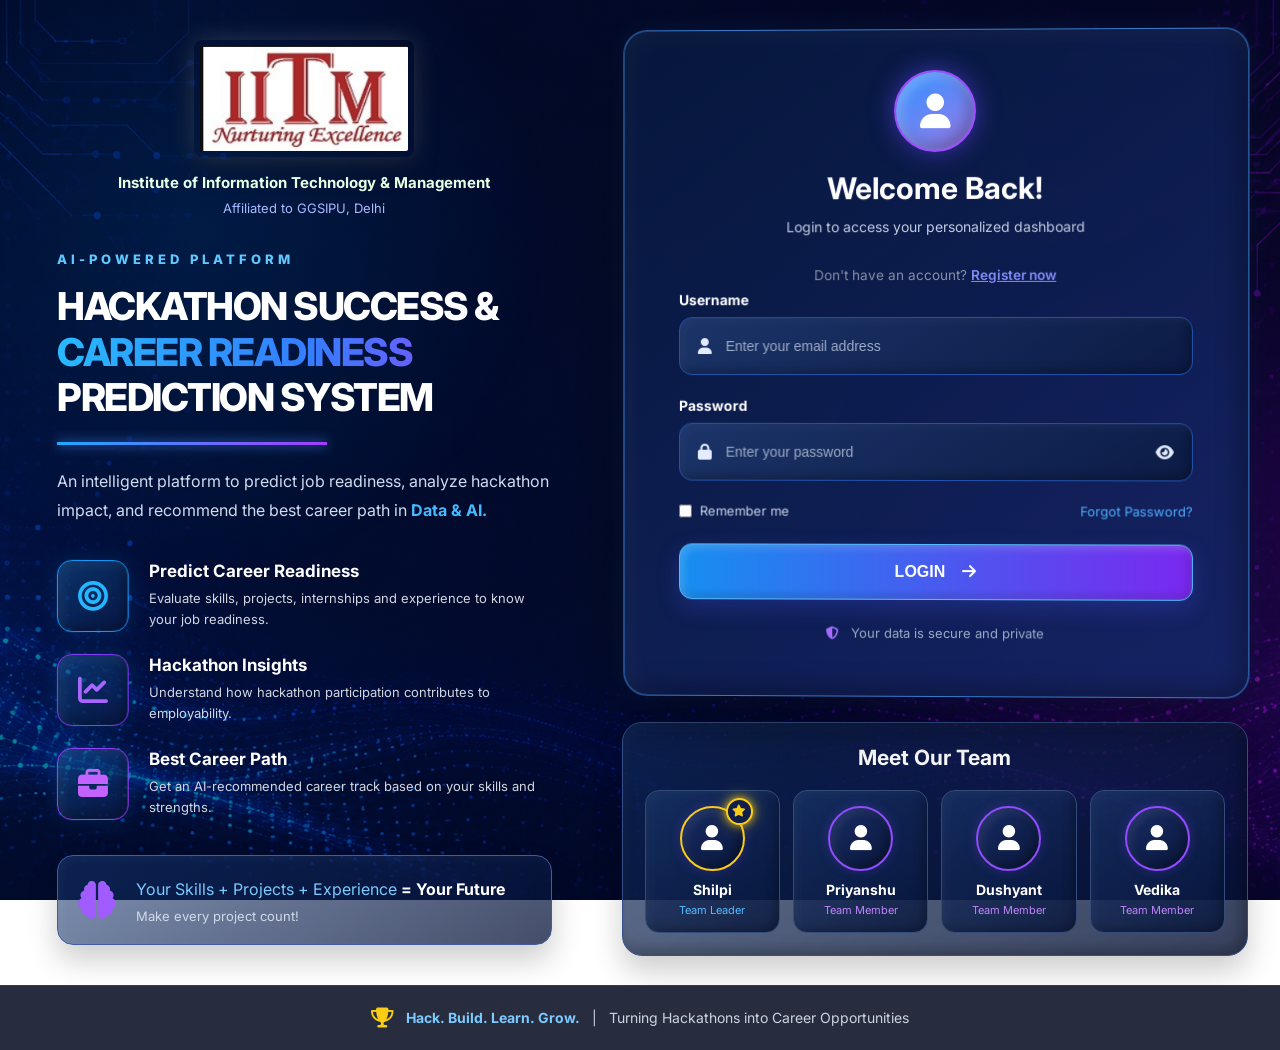
<file: index.html>
<!DOCTYPE html>
<html lang="en">
<head>
    <meta charset="UTF-8">
    <meta name="viewport" content="width=device-width, initial-scale=1.0">

    <title>Hackathon Career Readiness | IITM</title>

    <link rel="stylesheet" href="style.css">

    <link
        rel="stylesheet"
        href="https://cdnjs.cloudflare.com/ajax/libs/font-awesome/6.5.0/css/all.min.css"
    >

    <link
        href="https://fonts.googleapis.com/css2?family=Inter:wght@400;500;600;700;800&display=swap"
        rel="stylesheet"
    >
</head>

<body>

    <main class="page">

        <!-- LEFT SECTION -->
        <section class="left-section">

            <div class="college-brand">
                <img src="logo.png" alt="IITM Logo" class="college-logo">

                <h3>
                    Institute of Information Technology & Management
                </h3>

                <p>Affiliated to GGSIPU, Delhi</p>
            </div>

            <p class="small-title">AI-POWERED PLATFORM</p>

            <h1 class="project-title">
                HACKATHON SUCCESS &
                <span>CAREER READINESS</span>
                PREDICTION SYSTEM
            </h1>

            <div class="title-line"></div>

            <p class="description">
                An intelligent platform to predict job readiness,
                analyze hackathon impact, and recommend the best
                career path in <strong>Data & AI.</strong>
            </p>

            <div class="features">

                <div class="feature">
                    <div class="feature-icon">
                        <i class="fa-solid fa-bullseye"></i>
                    </div>

                    <div>
                        <h3>Predict Career Readiness</h3>
                        <p>
                            Evaluate skills, projects, internships
                            and experience to know your job readiness.
                        </p>
                    </div>
                </div>

                <div class="feature">
                    <div class="feature-icon purple">
                        <i class="fa-solid fa-chart-line"></i>
                    </div>

                    <div>
                        <h3>Hackathon Insights</h3>
                        <p>
                            Understand how hackathon participation
                            contributes to employability.
                        </p>
                    </div>
                </div>

                <div class="feature">
                    <div class="feature-icon pink">
                        <i class="fa-solid fa-briefcase"></i>
                    </div>

                    <div>
                        <h3>Best Career Path</h3>
                        <p>
                            Get an AI-recommended career track
                            based on your skills and strengths.
                        </p>
                    </div>
                </div>

            </div>

            <div class="quote-box">
                <i class="fa-solid fa-brain"></i>

                <div>
                    <p>
                        Your Skills + Projects + Experience
                        <strong>= Your Future</strong>
                    </p>

                    <span>Make every project count!</span>
                </div>
            </div>

        </section>


        <!-- RIGHT SECTION -->
        <section class="right-section">

            <!-- LOGIN CARD -->
            <div class="login-card">

                <div class="user-icon">
                    <i class="fa-solid fa-user"></i>
                </div>

                <h2>Welcome Back!</h2>

                <p class="login-subtitle">
                    Login to access your personalized dashboard
                </p>

                <p style="text-align:center;font-size:0.85rem;margin-bottom:0.5rem;color:rgba(255,255,255,0.5)">
                    Don't have an account? <a href="registration.html" style="color:#818cf8;font-weight:600;">Register now</a>
                </p>

                <div id="loginError" style="display:none;background:rgba(248,113,113,0.15);border:1px solid rgba(248,113,113,0.3);color:#f87171;border-radius:0.5rem;padding:0.6rem 0.9rem;font-size:0.88rem;margin-bottom:0.75rem;text-align:center;"></div>

                <form id="loginForm" action="http://localhost/hackathon-employability-ml/login.php" method="post">

                    <div class="input-group">
                        <label for="username">Username</label>

                        <div class="input-box">
                            <i class="fa-solid fa-user"></i>

                            <input
                                type="text"
                                id="username"
                                name="username"
                                placeholder="Enter your email address"
                                required
                            >
                        </div>
                    </div>

                    <div class="input-group">
                        <label for="password">Password</label>

                        <div class="input-box">
                            <i class="fa-solid fa-lock"></i>

                            <input
                                type="password"
                                id="password"
                                name="password"
                                placeholder="Enter your password"
                                required
                            >

                            <i
                                class="fa-solid fa-eye password-eye"
                                id="togglePassword"
                            ></i>
                        </div>
                    </div>

                    <div class="login-options">

                        <label class="remember">
                            <input type="checkbox">
                            Remember me
                        </label>

                        <a href="#">Forgot Password?</a>

                    </div>

                    <button type="submit" class="login-button">
                        LOGIN
                        <i class="fa-solid fa-arrow-right"></i>
                    </button>


                    <p class="secure-message">
                        <i class="fa-solid fa-shield-halved"></i>
                        Your data is secure and private
                    </p>

                    <p id="loginMessage"></p>

                </form>

            </div>


            <!-- TEAM CARD -->
            <div class="team-card">

                <h2>Meet Our Team</h2>

                <div class="team-members">

                    <!-- TEAM LEADER -->
                    <div class="team-member leader">

                        <div class="member-icon-wrapper">

                            <div class="member-icon">
                                <i class="fa-solid fa-user"></i>
                            </div>

                            <span class="leader-star">
                                <i class="fa-solid fa-star"></i>
                            </span>

                        </div>

                        <h3>Shilpi</h3>
                        <p>Team Leader</p>

                    </div>


                    <!-- MEMBER 1 -->
                    <div class="team-member">

                        <div class="member-icon-wrapper">
                            <div class="member-icon">
                                <i class="fa-solid fa-user"></i>
                            </div>
                        </div>

                        <h3>Priyanshu</h3>
                        <p>Team Member</p>

                    </div>


                    <!-- MEMBER 2 -->
                    <div class="team-member">

                        <div class="member-icon-wrapper">
                            <div class="member-icon">
                                <i class="fa-solid fa-user"></i>
                            </div>
                        </div>

                        <h3>Dushyant</h3>
                        <p>Team Member</p>

                    </div>


                    <!-- MEMBER 3 -->
                    <div class="team-member">

                        <div class="member-icon-wrapper">
                            <div class="member-icon">
                                <i class="fa-solid fa-user"></i>
                            </div>
                        </div>

                        <h3>Vedika</h3>
                        <p>Team Member</p>

                    </div>

                </div>

            </div>

        </section>

    </main>


    <footer>
        <i class="fa-solid fa-trophy"></i>

        <strong>Hack. Build. Learn. Grow.</strong>

        <span>|</span>

        Turning Hackathons into Career Opportunities
    </footer>


    <script src="script.js"></script>

</body>
</html>
</file>
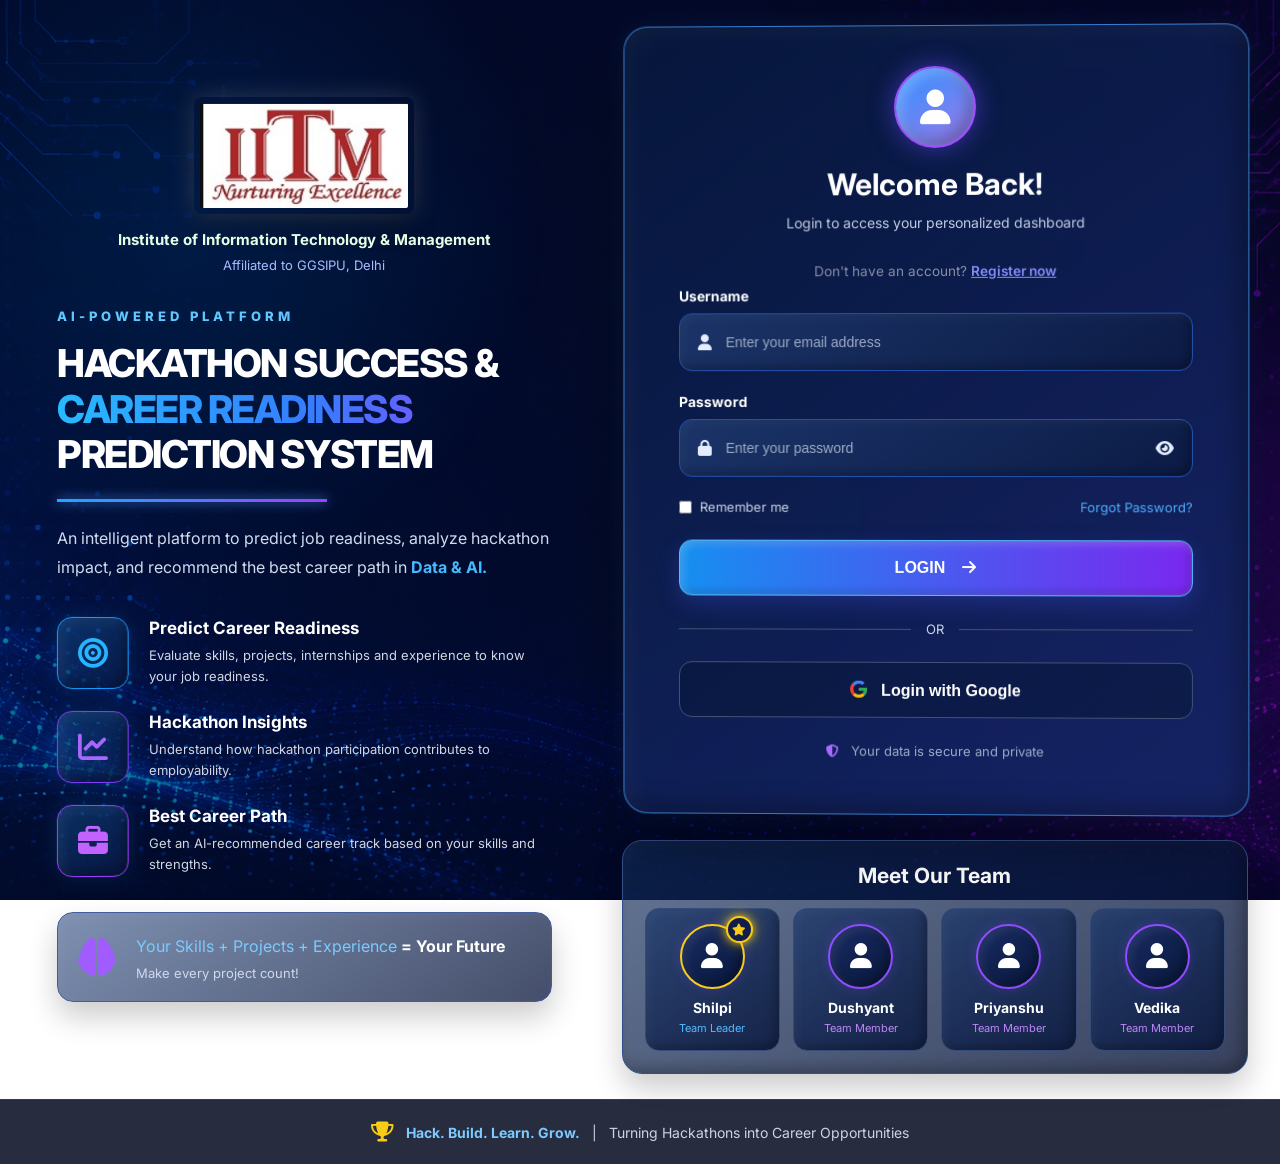
<file: home.html>
<!DOCTYPE html>
<html lang="en">
<head>
    <meta charset="UTF-8">
    <meta name="viewport" content="width=device-width, initial-scale=1.0">

    <title>Hackathon Career Readiness | IITM</title>

    <link rel="stylesheet" href="style.css">

    <link
        rel="stylesheet"
        href="https://cdnjs.cloudflare.com/ajax/libs/font-awesome/6.5.0/css/all.min.css"
    >

    <link
        href="https://fonts.googleapis.com/css2?family=Inter:wght@400;500;600;700;800&display=swap"
        rel="stylesheet"
    >
</head>

<body>

    <main class="page">

        <!-- LEFT SECTION -->
        <section class="left-section">

            <div class="college-brand">
                <img src="logo.png" alt="IITM Logo" class="college-logo">

                <h3>
                    Institute of Information Technology & Management
                </h3>

                <p>Affiliated to GGSIPU, Delhi</p>
            </div>

            <p class="small-title">AI-POWERED PLATFORM</p>

            <h1 class="project-title">
                HACKATHON SUCCESS &
                <span>CAREER READINESS</span>
                PREDICTION SYSTEM
            </h1>

            <div class="title-line"></div>

            <p class="description">
                An intelligent platform to predict job readiness,
                analyze hackathon impact, and recommend the best
                career path in <strong>Data & AI.</strong>
            </p>

            <div class="features">

                <div class="feature">
                    <div class="feature-icon">
                        <i class="fa-solid fa-bullseye"></i>
                    </div>

                    <div>
                        <h3>Predict Career Readiness</h3>
                        <p>
                            Evaluate skills, projects, internships
                            and experience to know your job readiness.
                        </p>
                    </div>
                </div>

                <div class="feature">
                    <div class="feature-icon purple">
                        <i class="fa-solid fa-chart-line"></i>
                    </div>

                    <div>
                        <h3>Hackathon Insights</h3>
                        <p>
                            Understand how hackathon participation
                            contributes to employability.
                        </p>
                    </div>
                </div>

                <div class="feature">
                    <div class="feature-icon pink">
                        <i class="fa-solid fa-briefcase"></i>
                    </div>

                    <div>
                        <h3>Best Career Path</h3>
                        <p>
                            Get an AI-recommended career track
                            based on your skills and strengths.
                        </p>
                    </div>
                </div>

            </div>

            <div class="quote-box">
                <i class="fa-solid fa-brain"></i>

                <div>
                    <p>
                        Your Skills + Projects + Experience
                        <strong>= Your Future</strong>
                    </p>

                    <span>Make every project count!</span>
                </div>
            </div>

        </section>


        <!-- RIGHT SECTION -->
        <section class="right-section">

            <!-- LOGIN CARD -->
            <div class="login-card">

                <div class="user-icon">
                    <i class="fa-solid fa-user"></i>
                </div>

                <h2>Welcome Back!</h2>

                <p class="login-subtitle">
                    Login to access your personalized dashboard
                </p>

                <p style="text-align:center;font-size:0.85rem;margin-bottom:0.5rem;color:rgba(255,255,255,0.5)">
                    Don't have an account? <a href="registration.html" style="color:#818cf8;font-weight:600;">Register now</a>
                </p>

                <div id="loginError" style="display:none;background:rgba(248,113,113,0.15);border:1px solid rgba(248,113,113,0.3);color:#f87171;border-radius:0.5rem;padding:0.6rem 0.9rem;font-size:0.88rem;margin-bottom:0.75rem;text-align:center;"></div>

                <form id="loginForm" action="http://localhost/hackathon-employability-ml/login.php" method="post">

                    <div class="input-group">
                        <label for="username">Username</label>

                        <div class="input-box">
                            <i class="fa-solid fa-user"></i>

                            <input
                                type="text"
                                id="username"
                                name="username"
                                placeholder="Enter your email address"
                                required
                            >
                        </div>
                    </div>

                    <div class="input-group">
                        <label for="password">Password</label>

                        <div class="input-box">
                            <i class="fa-solid fa-lock"></i>

                            <input
                                type="password"
                                id="password"
                                name="password"
                                placeholder="Enter your password"
                                required
                            >

                            <i
                                class="fa-solid fa-eye password-eye"
                                id="togglePassword"
                            ></i>
                        </div>
                    </div>

                    <div class="login-options">

                        <label class="remember">
                            <input type="checkbox">
                            Remember me
                        </label>

                        <a href="#">Forgot Password?</a>

                    </div>

                    <button type="submit" class="login-button">
                        LOGIN
                        <i class="fa-solid fa-arrow-right"></i>
                    </button>

                    <div class="divider">
                        <span></span>
                        <p>OR</p>
                        <span></span>
                    </div>

                    <button
                        type="button"
                        class="google-button"
                        id="googleLogin"
                    >
                        <i class="fa-brands fa-google"></i>
                        Login with Google
                    </button>

                    <p class="secure-message">
                        <i class="fa-solid fa-shield-halved"></i>
                        Your data is secure and private
                    </p>

                    <p id="loginMessage"></p>

                </form>

            </div>


            <!-- TEAM CARD -->
            <div class="team-card">

                <h2>Meet Our Team</h2>

                <div class="team-members">

                    <!-- TEAM LEADER -->
                    <div class="team-member leader">

                        <div class="member-icon-wrapper">

                            <div class="member-icon">
                                <i class="fa-solid fa-user"></i>
                            </div>

                            <span class="leader-star">
                                <i class="fa-solid fa-star"></i>
                            </span>

                        </div>

                        <h3>Shilpi</h3>
                        <p>Team Leader</p>

                    </div>


                    <!-- MEMBER 1 -->
                    <div class="team-member">

                        <div class="member-icon-wrapper">
                            <div class="member-icon">
                                <i class="fa-solid fa-user"></i>
                            </div>
                        </div>

                        <h3>Dushyant</h3>
                        <p>Team Member</p>

                    </div>


                    <!-- MEMBER 2 -->
                    <div class="team-member">

                        <div class="member-icon-wrapper">
                            <div class="member-icon">
                                <i class="fa-solid fa-user"></i>
                            </div>
                        </div>

                        <h3>Priyanshu</h3>
                        <p>Team Member</p>

                    </div>


                    <!-- MEMBER 3 -->
                    <div class="team-member">

                        <div class="member-icon-wrapper">
                            <div class="member-icon">
                                <i class="fa-solid fa-user"></i>
                            </div>
                        </div>

                        <h3>Vedika</h3>
                        <p>Team Member</p>

                    </div>

                </div>

            </div>

        </section>

    </main>


    <footer>
        <i class="fa-solid fa-trophy"></i>

        <strong>Hack. Build. Learn. Grow.</strong>

        <span>|</span>

        Turning Hackathons into Career Opportunities
    </footer>


    <script src="script.js"></script>

</body>
</html>
</file>
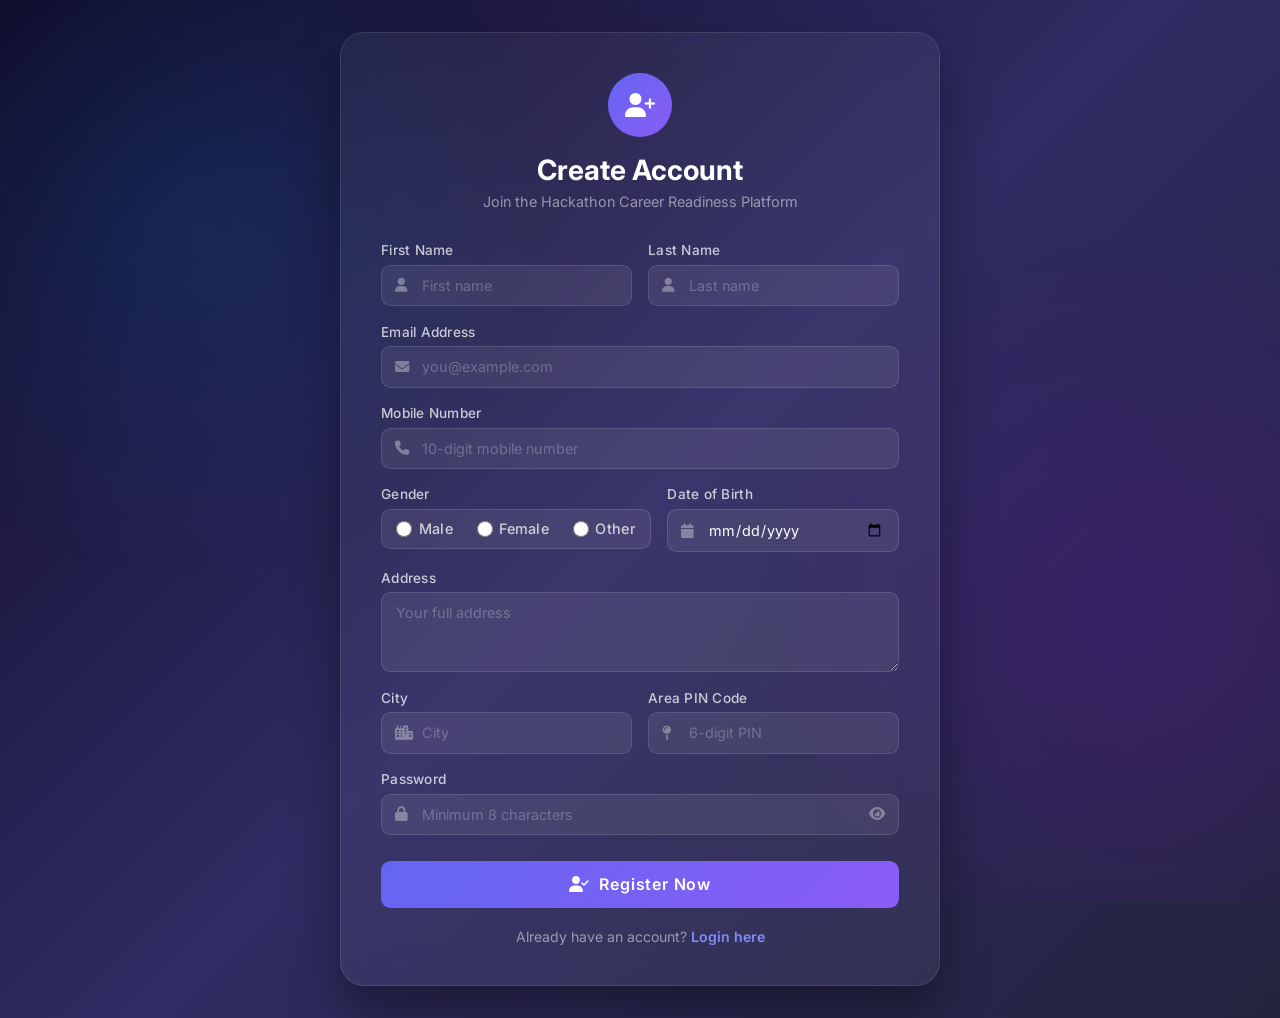
<file: registration.html>
<!DOCTYPE html>
<html lang="en">
<head>
    <meta charset="UTF-8">
    <meta name="viewport" content="width=device-width, initial-scale=1.0">
    <title>Register | Hackathon Career Readiness</title>
    <link rel="stylesheet" href="style.css">
    <link rel="stylesheet" href="https://cdnjs.cloudflare.com/ajax/libs/font-awesome/6.5.0/css/all.min.css">
    <link href="https://fonts.googleapis.com/css2?family=Inter:wght@400;500;600;700;800&display=swap" rel="stylesheet">
    <style>
        /* Registration-specific styles */
        .reg-page {
            min-height: 100vh;
            display: flex;
            align-items: center;
            justify-content: center;
            padding: 2rem;
            background: linear-gradient(135deg, #0f0c29, #302b63, #24243e);
            font-family: 'Inter', sans-serif;
        }

        .reg-card {
            background: rgba(255, 255, 255, 0.05);
            backdrop-filter: blur(20px);
            border: 1px solid rgba(255, 255, 255, 0.1);
            border-radius: 1.5rem;
            padding: 2.5rem;
            width: 100%;
            max-width: 600px;
            box-shadow: 0 25px 50px rgba(0, 0, 0, 0.4);
        }

        .reg-header {
            text-align: center;
            margin-bottom: 2rem;
        }

        .reg-header .reg-icon {
            width: 64px;
            height: 64px;
            background: linear-gradient(135deg, #6366f1, #8b5cf6);
            border-radius: 50%;
            display: flex;
            align-items: center;
            justify-content: center;
            margin: 0 auto 1rem;
            font-size: 1.5rem;
            color: white;
        }

        .reg-header h1 {
            color: #fff;
            font-size: 1.75rem;
            font-weight: 700;
            margin: 0 0 0.4rem;
        }

        .reg-header p {
            color: rgba(255, 255, 255, 0.5);
            font-size: 0.9rem;
            margin: 0;
        }

        .reg-form .form-row {
            display: grid;
            grid-template-columns: 1fr 1fr;
            gap: 1rem;
        }

        .reg-form .form-group {
            display: flex;
            flex-direction: column;
            gap: 0.4rem;
            margin-bottom: 1.1rem;
        }

        .reg-form label {
            color: rgba(255, 255, 255, 0.75);
            font-size: 0.85rem;
            font-weight: 500;
            letter-spacing: 0.02em;
        }

        .reg-form .input-wrap {
            position: relative;
        }

        .reg-form .input-wrap i {
            position: absolute;
            left: 14px;
            top: 50%;
            transform: translateY(-50%);
            color: rgba(255, 255, 255, 0.35);
            font-size: 0.9rem;
        }

        .reg-form input[type="text"],
        .reg-form input[type="email"],
        .reg-form input[type="tel"],
        .reg-form input[type="password"],
        .reg-form input[type="date"],
        .reg-form input[type="number"],
        .reg-form textarea,
        .reg-form select {
            width: 100%;
            background: rgba(255, 255, 255, 0.07);
            border: 1px solid rgba(255, 255, 255, 0.12);
            border-radius: 0.6rem;
            padding: 0.7rem 0.9rem 0.7rem 2.5rem;
            color: #fff;
            font-size: 0.9rem;
            font-family: 'Inter', sans-serif;
            outline: none;
            transition: border-color 0.25s, box-shadow 0.25s;
            box-sizing: border-box;
        }

        .reg-form textarea {
            padding-left: 0.9rem;
            resize: vertical;
            min-height: 80px;
        }

        .reg-form select {
            padding-left: 2.5rem;
            appearance: none;
            cursor: pointer;
        }

        .reg-form input:focus,
        .reg-form textarea:focus,
        .reg-form select:focus {
            border-color: #6366f1;
            box-shadow: 0 0 0 3px rgba(99, 102, 241, 0.2);
        }

        .reg-form input::placeholder,
        .reg-form textarea::placeholder {
            color: rgba(255, 255, 255, 0.25);
        }

        /* Gender radio group */
        .gender-group {
            display: flex;
            gap: 1.5rem;
            padding: 0.65rem 0.9rem;
            background: rgba(255, 255, 255, 0.07);
            border: 1px solid rgba(255, 255, 255, 0.12);
            border-radius: 0.6rem;
        }

        .gender-group label {
            display: flex;
            align-items: center;
            gap: 0.4rem;
            color: rgba(255, 255, 255, 0.75);
            font-size: 0.9rem;
            cursor: pointer;
        }

        .gender-group input[type="radio"] {
            accent-color: #6366f1;
            width: 16px;
            height: 16px;
            padding: 0;
            background: none;
            border: none;
        }

        /* Error/success messages */
        .field-error {
            color: #f87171;
            font-size: 0.78rem;
            margin-top: 0.25rem;
            display: none;
        }

        .form-message {
            text-align: center;
            padding: 0.75rem 1rem;
            border-radius: 0.5rem;
            font-size: 0.9rem;
            margin-bottom: 1rem;
            display: none;
        }

        .form-message.error {
            background: rgba(248, 113, 113, 0.15);
            border: 1px solid rgba(248, 113, 113, 0.3);
            color: #f87171;
        }

        .form-message.success {
            background: rgba(74, 222, 128, 0.15);
            border: 1px solid rgba(74, 222, 128, 0.3);
            color: #4ade80;
        }

        /* Submit button */
        .reg-submit {
            width: 100%;
            padding: 0.85rem;
            background: linear-gradient(135deg, #6366f1, #8b5cf6);
            border: none;
            border-radius: 0.6rem;
            color: white;
            font-size: 1rem;
            font-weight: 600;
            font-family: 'Inter', sans-serif;
            cursor: pointer;
            letter-spacing: 0.05em;
            transition: opacity 0.2s, transform 0.2s;
            margin-top: 0.5rem;
        }

        .reg-submit:hover {
            opacity: 0.9;
            transform: translateY(-1px);
        }

        .reg-submit:active {
            transform: translateY(0);
        }

        .login-link {
            text-align: center;
            margin-top: 1.25rem;
            color: rgba(255, 255, 255, 0.5);
            font-size: 0.88rem;
        }

        .login-link a {
            color: #818cf8;
            text-decoration: none;
            font-weight: 600;
        }

        .login-link a:hover {
            text-decoration: underline;
        }

        @media (max-width: 560px) {
            .reg-form .form-row {
                grid-template-columns: 1fr;
            }
        }
    </style>
</head>
<body>
    <div class="reg-page">
        <div class="reg-card">

            <div class="reg-header">
                <div class="reg-icon">
                    <i class="fa-solid fa-user-plus"></i>
                </div>
                <h1>Create Account</h1>
                <p>Join the Hackathon Career Readiness Platform</p>
            </div>

            <div class="form-message" id="formMessage"></div>

            <form id="registrationForm" action="http://localhost/hackathon-employability-ml/registration.php" method="post" class="reg-form" novalidate>

                <!-- First & Last Name -->
                <div class="form-row">
                    <div class="form-group">
                        <label for="fname">First Name</label>
                        <div class="input-wrap">
                            <i class="fa-solid fa-user"></i>
                            <input type="text" id="fname" name="FirstName" placeholder="First name" maxlength="50">
                        </div>
                        <span class="field-error" id="fnameError">First name is required.</span>
                    </div>

                    <div class="form-group">
                        <label for="lname">Last Name</label>
                        <div class="input-wrap">
                            <i class="fa-solid fa-user"></i>
                            <input type="text" id="lname" name="LastName" placeholder="Last name" maxlength="50">
                        </div>
                        <span class="field-error" id="lnameError">Last name is required.</span>
                    </div>
                </div>

                <!-- Email -->
                <div class="form-group">
                    <label for="email">Email Address</label>
                    <div class="input-wrap">
                        <i class="fa-solid fa-envelope"></i>
                        <input type="email" id="email" name="Email" placeholder="you@example.com" maxlength="100">
                    </div>
                    <span class="field-error" id="emailError">Enter a valid email address.</span>
                </div>

                <!-- Mobile -->
                <div class="form-group">
                    <label for="mobile">Mobile Number</label>
                    <div class="input-wrap">
                        <i class="fa-solid fa-phone"></i>
                        <input type="tel" id="mobile" name="Mobile" placeholder="10-digit mobile number" maxlength="10" minlength="10" pattern="[6-9][0-9]{9}" title="Enter a valid 10-digit Indian mobile number starting with 6-9">
                    </div>
                    <span class="field-error" id="mobileError">Enter a valid 10-digit mobile number.</span>
                </div>

                <!-- Gender & DOB -->
                <div class="form-row">
                    <div class="form-group">
                        <label>Gender</label>
                        <div class="gender-group">
                            <label>
                                <input type="radio" id="male" name="Gender" value="male"> Male
                            </label>
                            <label>
                                <input type="radio" id="female" name="Gender" value="female"> Female
                            </label>
                            <label>
                                <input type="radio" id="other" name="Gender" value="other"> Other
                            </label>
                        </div>
                        <span class="field-error" id="genderError">Please select a gender.</span>
                    </div>

                    <div class="form-group">
                        <label for="dob">Date of Birth</label>
                        <div class="input-wrap">
                            <i class="fa-solid fa-calendar"></i>
                            <input type="date" id="dob" name="DateOfBirth">
                        </div>
                        <span class="field-error" id="dobError">Date of birth is required.</span>
                    </div>
                </div>

                <!-- Address -->
                <div class="form-group">
                    <label for="address">Address</label>
                    <textarea id="address" name="Address" placeholder="Your full address" maxlength="200"></textarea>
                    <span class="field-error" id="addressError">Address is required.</span>
                </div>

                <!-- City & PIN -->
                <div class="form-row">
                    <div class="form-group">
                        <label for="city">City</label>
                        <div class="input-wrap">
                            <i class="fa-solid fa-city"></i>
                            <input type="text" id="city" name="City" placeholder="City" maxlength="50">
                        </div>
                        <span class="field-error" id="cityError">City is required.</span>
                    </div>

                    <div class="form-group">
                        <label for="pin">Area PIN Code</label>
                        <div class="input-wrap">
                            <i class="fa-solid fa-map-pin"></i>
                            <input type="text" id="pin" name="Areapin" placeholder="6-digit PIN" maxlength="6" minlength="6" pattern="[0-9]{6}" title="Enter a valid 6-digit PIN code">
                        </div>
                        <span class="field-error" id="pinError">Enter a valid 6-digit PIN code.</span>
                    </div>
                </div>

                <!-- Password -->
                <div class="form-group">
                    <label for="password">Password</label>
                    <div class="input-wrap">
                        <i class="fa-solid fa-lock"></i>
                        <input type="password" id="password" name="Password" placeholder="Minimum 8 characters" maxlength="72" minlength="8">
                        <i class="fa-solid fa-eye" id="toggleRegPassword" style="position:absolute;right:14px;top:50%;transform:translateY(-50%);color:rgba(255,255,255,0.35);cursor:pointer;left:auto;"></i>
                    </div>
                    <span class="field-error" id="passwordError">Password must be at least 8 characters.</span>
                </div>

                <button type="submit" class="reg-submit" id="registerBtn">
                    <i class="fa-solid fa-user-check"></i>&nbsp; Register Now
                </button>

            </form>

            <p class="login-link">
                Already have an account? <a href="index.html">Login here</a>
            </p>

        </div>
    </div>

    <script>
        // Show server-side error from URL param (e.g. after PHP redirect)
        (function () {
            const params = new URLSearchParams(window.location.search);
            const err = params.get('error');
            if (err) {
                const msg = document.getElementById('formMessage');
                msg.className = 'form-message error';
                msg.textContent = decodeURIComponent(err);
                msg.style.display = 'block';
            }
        })();

        // Toggle password visibility
        document.getElementById('toggleRegPassword').addEventListener('click', function () {
            const pwd = document.getElementById('password');
            if (pwd.type === 'password') {
                pwd.type = 'text';
                this.classList.replace('fa-eye', 'fa-eye-slash');
            } else {
                pwd.type = 'password';
                this.classList.replace('fa-eye-slash', 'fa-eye');
            }
        });

        // Client-side validation before submit
        document.getElementById('registrationForm').addEventListener('submit', function (e) {
            let valid = true;

            function showError(id, show) {
                const el = document.getElementById(id);
                if (el) el.style.display = show ? 'block' : 'none';
            }

            // Use correct IDs that match the HTML input elements
            const firstName  = document.getElementById('fname').value.trim();
            const lastName   = document.getElementById('lname').value.trim();
            const email      = document.getElementById('email').value.trim();
            const mobile     = document.getElementById('mobile').value.trim();
            const gender     = document.querySelector('input[name="Gender"]:checked');
            const dob        = document.getElementById('dob').value;
            const address    = document.getElementById('address').value.trim();
            const city       = document.getElementById('city').value.trim();
            const pin        = document.getElementById('pin').value.trim();
            const password   = document.getElementById('password').value;

            // Validate First Name
            if (!firstName)  { showError('fnameError', true);  valid = false; }
            else             { showError('fnameError', false); }

            // Validate Last Name
            if (!lastName)   { showError('lnameError', true);  valid = false; }
            else             { showError('lnameError', false); }

            // Validate Email
            const emailRegex = /^[^\s@]+@[^\s@]+\.[^\s@]+$/;
            if (!emailRegex.test(email)) { showError('emailError', true);  valid = false; }
            else                         { showError('emailError', false); }

            // Validate Mobile — must be 10 digits starting with 6-9
            const mobileRegex = /^[6-9]\d{9}$/;
            if (!mobileRegex.test(mobile)) { showError('mobileError', true);  valid = false; }
            else                           { showError('mobileError', false); }

            // Validate Gender
            if (!gender) { showError('genderError', true);  valid = false; }
            else         { showError('genderError', false); }

            // Validate DOB
            if (!dob) { showError('dobError', true);  valid = false; }
            else      { showError('dobError', false); }

            // Validate Address
            if (!address) { showError('addressError', true);  valid = false; }
            else          { showError('addressError', false); }

            // Validate City
            if (!city) { showError('cityError', true);  valid = false; }
            else       { showError('cityError', false); }

            // Validate PIN — must be exactly 6 digits
            const pinRegex = /^\d{6}$/;
            if (!pinRegex.test(pin)) { showError('pinError', true);  valid = false; }
            else                     { showError('pinError', false); }

            // Validate Password
            if (password.length < 8) { showError('passwordError', true);  valid = false; }
            else                     { showError('passwordError', false); }

            if (!valid) {
                e.preventDefault();
                const msg = document.getElementById('formMessage');
                msg.className = 'form-message error';
                msg.textContent = 'Please fix the errors above before submitting.';
                msg.style.display = 'block';
                // Scroll to top of form to see errors
                msg.scrollIntoView({ behavior: 'smooth', block: 'center' });
            }
        });
    </script>

</body>
</html>
</file>
<file: style.css>
* {
    margin: 0;
    padding: 0;
    box-sizing: border-box;
}

:root {
    --blue: #249cff;
    --purple: #181617;
    --white: #ffffff;
    --muted: #b8c4dd;
}

body {
    min-height: 100vh;
    font-family: "Inter", sans-serif;
    color: white;
    overflow-x: hidden;

    background-image:
        linear-gradient(
            rgba(2, 10, 35, 0.48),
            rgba(2, 10, 35, 0.48)
        ),
        url("background.png");

    background-size: cover;
    background-position: center;
    background-attachment: fixed;
    background-repeat: no-repeat;
}

body::before {
    content: "";
    position: fixed;
    inset: 0;
    pointer-events: none;

    background:
        radial-gradient(
            circle at 15% 25%,
            rgba(0, 153, 255, 0.12),
            transparent 28%
        ),
        radial-gradient(
            circle at 90% 70%,
            rgba(166, 0, 255, 0.13),
            transparent 30%
        );
}

.page {
    position: relative;
    z-index: 1;

    width: 95%;
    max-width: 1550px;
    min-height: calc(100vh - 65px);

    margin: auto;
    padding: 25px 0;

    display: grid;
    grid-template-columns: 1fr 1.15fr;
    gap: 45px;
    align-items: center;
}

/* LEFT SECTION */

.left-section {
    padding: 15px 25px;
}

.college-brand {
    text-align: center;
    margin-bottom: 35px;
}

.college-logo {
    width: 220px;
    padding: 6px;


    background: transparent;
    border-radius: 8px;

    box-shadow:
        0 0 25px rgba(255, 255, 255, 0.16),
        0 12px 25px rgba(0, 0, 0, 0.3);
}

.college-brand h3 {
    margin-top: 12px;
    font-size: 15px;
    color: #e7ffe5;
}

.college-brand p {
    margin-top: 8px;
    color: #a9baff;
    font-size: 13px;
}

.small-title {
    color: #60c8ff;
    font-size: 13px;
    font-weight: 800;
    letter-spacing: 4px;
    margin-bottom: 17px;
}

.project-title {
    font-size: clamp(30px, 3vw, 49px);
    line-height: 1.18;
    font-weight: 800;
    letter-spacing: -1.5px;
}

.project-title span {
    display: block;

    background: linear-gradient(
        90deg,
        #27baff,
        #347eff,
        #a03cff
    );

 
    background-clip: text;
    -webkit-background-clip: text;
    -webkit-text-fill-color: transparent;
}

.title-line {
    width: 270px;
    height: 3px;
    margin: 22px 0;

    background: linear-gradient(
        90deg,
        #1baaff,
        #a43cff
    );

    box-shadow: 0 0 12px #4b94fb;
}

.description {
    max-width: 580px;
    color: #d1dbef;
    font-size: 16px;
    line-height: 1.8;
}

.description strong {
    color: #45baff;
}

.features {
    display: flex;
    flex-direction: column;
    gap: 22px;
    margin-top: 35px;
}

.feature {
    display: flex;
    align-items: center;
    gap: 20px;
}

.feature-icon {
    min-width: 72px;
    height: 72px;

    display: flex;
    justify-content: center;
    align-items: center;

    border: 1px solid #159cff;
    border-radius: 15px;

    background: linear-gradient(
        145deg,
        rgba(20, 91, 158, 0.45),
        rgba(8, 24, 70, 0.8)
    );

    color: #24b6ff;
    font-size: 30px;

    box-shadow:
        inset 5px 5px 12px rgba(255,255,255,0.06),
        inset -5px -5px 12px rgba(0,0,0,0.25),
        0 0 20px rgba(0, 155, 255, 0.15);

    transform: perspective(500px) rotateY(5deg);
}

.feature-icon.purple {
    color: #a866ff;
    border-color: #873cff;
}

.feature-icon.pink {
    color: #c263ff;
    border-color: #a33dff;
}

.feature h3 {
    font-size: 17px;
    margin-bottom: 7px;
}

.feature p {
    color: #d1d6e1;
    font-size: 13px;
    line-height: 1.6;
}

.quote-box {
    display: flex;
    align-items: center;
    gap: 20px;

    margin-top: 35px;
    padding: 20px;

    border: 1px solid #415ca0;
    border-radius: 16px;

    background: linear-gradient(
        145deg,
        rgba(21, 53, 112, 0.55),
        rgba(6, 19, 57, 0.75)
    );

    box-shadow:
        inset 3px 3px 12px rgba(255,255,255,0.04),
        0 15px 30px rgba(0,0,0,0.2);
}

.quote-box > i {
    color: #a15cff;
    font-size: 38px;
}

.quote-box p {
    color: #7ccaff;
    line-height: 1.7;
}

.quote-box strong {
    color: white;
}

.quote-box span {
    display: block;
    color: #d0d9eb;
    font-size: 13px;
    margin-top: 5px;
}

/* RIGHT SECTION */

.right-section {
    display: flex;
    flex-direction: column;
    gap: 25px;
}

.login-card {
    padding: 40px 55px;

    border: 1px solid rgba(72, 164, 255, 0.7);
    border-radius: 24px;

    background: linear-gradient(
        145deg,
        rgba(6, 25, 64, 0.8),
        rgba(20, 37, 102, 0.92)
    );

    box-shadow:
        inset 8px 8px 25px rgba(255,255,255,0.045),
        inset -8px -8px 25px rgba(0,0,0,0.3),
        0 25px 60px rgba(0,0,0,0.4),
        0 0 30px rgba(46, 145, 255, 0.1);

    backdrop-filter: blur(18px);
    transform: perspective(1200px) rotateY(-1deg);
}

.user-icon {
    width: 82px;
    height: 82px;

    display: flex;
    justify-content: center;
    align-items: center;

    margin: 0 auto 18px;

    border-radius: 50%;
    border: 2px solid #9d4dff;

    background: linear-gradient(
        145deg,
        #2d91ff,
        #a07bea
    );

    color: white;
    font-size: 35px;

    box-shadow:
        inset 5px 5px 12px rgba(255,255,255,0.25),
        inset -6px -6px 14px rgba(0,0,0,0.25),
        0 0 25px rgba(104, 72, 255, 0.55);
}

.login-card h2 {
    text-align: center;
    font-size: 30px;
}

.login-subtitle {
    text-align: center;
    color: #c1cce2;
    font-size: 14px;
    margin: 12px 0 32px;
}

.input-group {
    margin-bottom: 22px;
}

.input-group label {
    display: block;
    font-size: 14px;
    font-weight: 700;
    margin-bottom: 9px;
}

.input-box {
    display: flex;
    align-items: center;
    gap: 14px;

    height: 58px;
    padding: 0 18px;

    border: 1px solid #2152ae;
    border-radius: 13px;

    background: linear-gradient(
        145deg,
        rgba(30, 57, 111, 0.8),
        rgba(10, 25, 65, 0.85)
    );

    box-shadow:
        inset 4px 4px 9px rgba(255,255,255,0.04),
        inset -4px -4px 9px rgba(0,0,0,0.25);

    transition: 0.3s;
}

.input-box:focus-within {
    border-color: #4db5ff;
    box-shadow: 0 0 18px rgba(40, 158, 255, 0.25);
}

.input-box i {
    color: #e4edff;
}

.input-box input {
    width: 100%;
    outline: none;
    border: none;
    background: transparent;
    color: white;
    font-size: 14px;
}

.input-box input::placeholder {
    color: #9cabc6;
}

.password-eye {
    cursor: pointer;
}

.login-options {
    display: flex;
    justify-content: space-between;
    align-items: center;

    margin: 5px 0 25px;
    font-size: 13px;
}

.remember {
    display: flex;
    align-items: center;
    gap: 8px;
    color: #c8d4e8;
}

.remember input {
    accent-color: #288dff;
}

.login-options a {
    color: #4daeff;
    text-decoration: none;
}

.login-button,
.google-button {
    width: 100%;
    height: 56px;

    border-radius: 13px;
    cursor: pointer;

    font-size: 16px;
    font-weight: 800;
    transition: 0.3s; 
}
.google-button i{
    margin-right:10px;
    font-size:18px;

    /* Google original icon colors */
    background: conic-gradient(
        from -45deg,
        #4285F4 0deg 90deg,
        #34A853 90deg 180deg,
        #FBBC05 180deg 270deg,
        #EA4335 270deg 360deg
    );

    background-clip: text;
    -webkit-background-clip:text;
    -webkit-text-fill-color:transparent;
}

.login-button {
    border: 1px solid #54baff;
    color: white;

    background: linear-gradient(
        90deg,
        #168ff0,
        #7a28ef
    );

    box-shadow:
        inset 3px 3px 8px rgba(255,255,255,0.2),
        inset -3px -3px 8px rgba(0,0,0,0.18),
        0 8px 22px rgba(71, 87, 255, 0.25);
}

.login-button:hover {
    transform: translateY(-3px);
    box-shadow: 0 12px 30px rgba(72, 117, 255, 0.4);
}

.login-button i {
    margin-left: 12px;
}

.divider {
    display: flex;
    align-items: center;
    gap: 15px;
    margin: 25px 0;
}

.divider span {
    flex: 1;
    height: 1px;
    background: #405174;
}

.divider p {
    color: #c9d3e6;
    font-size: 13px;
}

.google-button {
    color: white;
    border: 1px solid #405174;
    background: rgba(8, 23, 59, 0.6);
}

.google-button:hover {
    background: rgba(42, 68, 120, 0.5);
    transform: translateY(-2px);
}

.google-button i {
    color: #facc15;
    margin-right: 10px;
}

.secure-message {
    text-align: center;
    margin-top: 25px;
    color: #9baac5;
    font-size: 13px;
}

.secure-message i {
    color: #a66cff;
    margin-right: 8px;
}

#loginMessage {
    text-align: center;
    margin-top: 15px;
    font-size: 13px;
}

/* TEAM CARD */

.team-card {
    padding: 22px;

    border: 1px solid #344f8a;
    border-radius: 20px;

    background: linear-gradient(
        145deg,
        rgba(16, 43, 91, 0.65),
        rgba(7, 19, 55, 0.8)
    );

    box-shadow:
        inset 5px 5px 15px rgba(255,255,255,0.03),
        inset -5px -5px 15px rgba(0,0,0,0.3),
        0 15px 30px rgba(0,0,0,0.2);
}

.team-card h2 {
    text-align: center;
    font-size: 21px;
    margin-bottom: 20px;
}

.team-members {
    display: grid;
    grid-template-columns: repeat(4, 1fr);
    gap: 13px;
}

.team-member {
    position: relative;
    text-align: center;
    padding: 15px 8px;

    border: 1px solid #334c7c;
    border-radius: 14px;

    background: linear-gradient(
        145deg,
        rgba(25, 53, 105, 0.7),
        rgba(7, 21, 59, 0.8)
    );

    box-shadow:
        inset 4px 4px 10px rgba(255,255,255,0.04),
        inset -4px -4px 10px rgba(0,0,0,0.25);

    transition: 0.3s;
}

.team-member:hover {
    transform: translateY(-6px);
    border-color: #7f5cff;
    box-shadow: 0 12px 25px rgba(0,0,0,0.3);
}

.member-icon-wrapper {
    position: relative;
    width: 65px;
    height: 65px;
    margin: 0 auto 10px;
}

.member-icon {
    width: 65px;
    height: 65px;

    display: flex;
    align-items: center;
    justify-content: center;

    border-radius: 50%;
    border: 2px solid #914cff;

    background: linear-gradient(
        145deg,
        #182b62,
        #09183d
    );

    color: white;
    font-size: 25px;

    box-shadow:
        inset 4px 4px 10px rgba(255,255,255,0.08),
        inset -4px -4px 10px rgba(0,0,0,0.3),
        0 0 12px rgba(126, 65, 255, 0.25);
}

/* TEAM LEADER BORDER */

.leader .member-icon {
    border-color: #facc15;
}

/* TEAM LEADER STAR */

.leader-star {
    position: absolute;
    top: -8px;
    right: -8px;

    width: 27px;
    height: 27px;

    display: flex;
    align-items: center;
    justify-content: center;

    border: 2px solid #facc15;
    border-radius: 50%;

    background: #111e4b;
    color: #facc15;
    font-size: 12px;

    box-shadow:
        0 0 8px rgba(250, 204, 21, 0.9),
        0 0 18px rgba(250, 204, 21, 0.4);

    z-index: 5;
}

.team-member h3 {
    font-size: 14px;
    margin-bottom: 5px;
}

.team-member p {
    color: #c084fc;
    font-size: 11px;
}

.leader p {
    color: #54baff;
}

/* FOOTER */

footer {
    position: relative;
    z-index: 1;

    min-height: 65px;
    padding: 15px;

    display: flex;
    justify-content: center;
    align-items: center;
    flex-wrap: wrap;
    gap: 12px;

    color: #cbd5e1;
    font-size: 14px;

    background: rgba(2, 9, 30, 0.85);
    border-top: 1px solid #263d6c;
}

footer i {
    color: #facc15;
    font-size: 20px;
}

footer strong {
    color: #7ccaff;
}

/* RESPONSIVE */

@media (max-width: 1150px) {
    .page {
        grid-template-columns: 1fr;
        max-width: 850px;
    }

    .left-section {
        text-align: center;
    }

    .description {
        margin: auto;
    }

    .title-line {
        margin: 22px auto;
    }

    .feature {
        text-align: left;
    }

    .quote-box {
        text-align: left;
    }
}

@media (max-width: 650px) {
    .page {
        width: 92%;
        padding: 20px 0;
    }

    .left-section {
        padding: 10px;
    }

    .login-card {
        padding: 30px 20px;
    }

    .college-logo {
        width: 180px;
    }

    .project-title {
        font-size: 30px;
    }

    .team-members {
        grid-template-columns: repeat(2, 1fr);
    }

    footer {
        font-size: 12px;
        text-align: center;
    }
}
</file>
